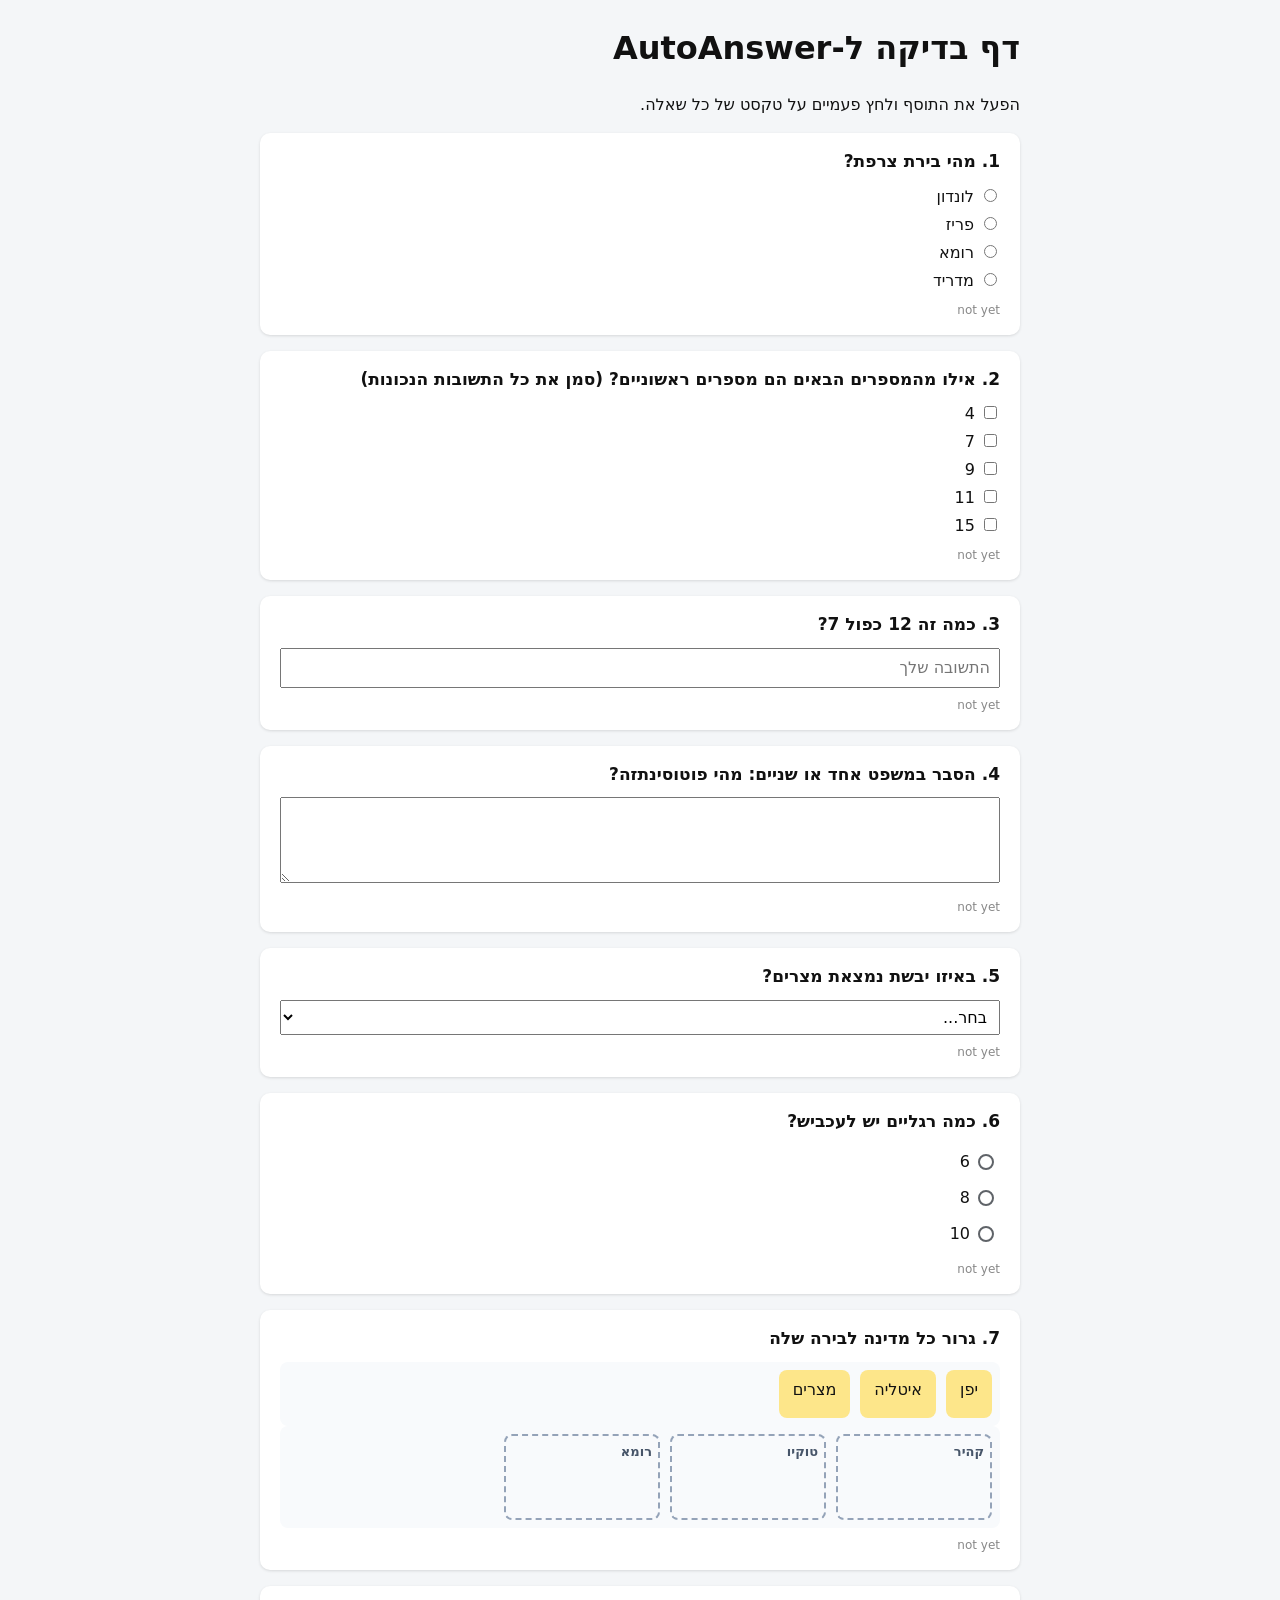
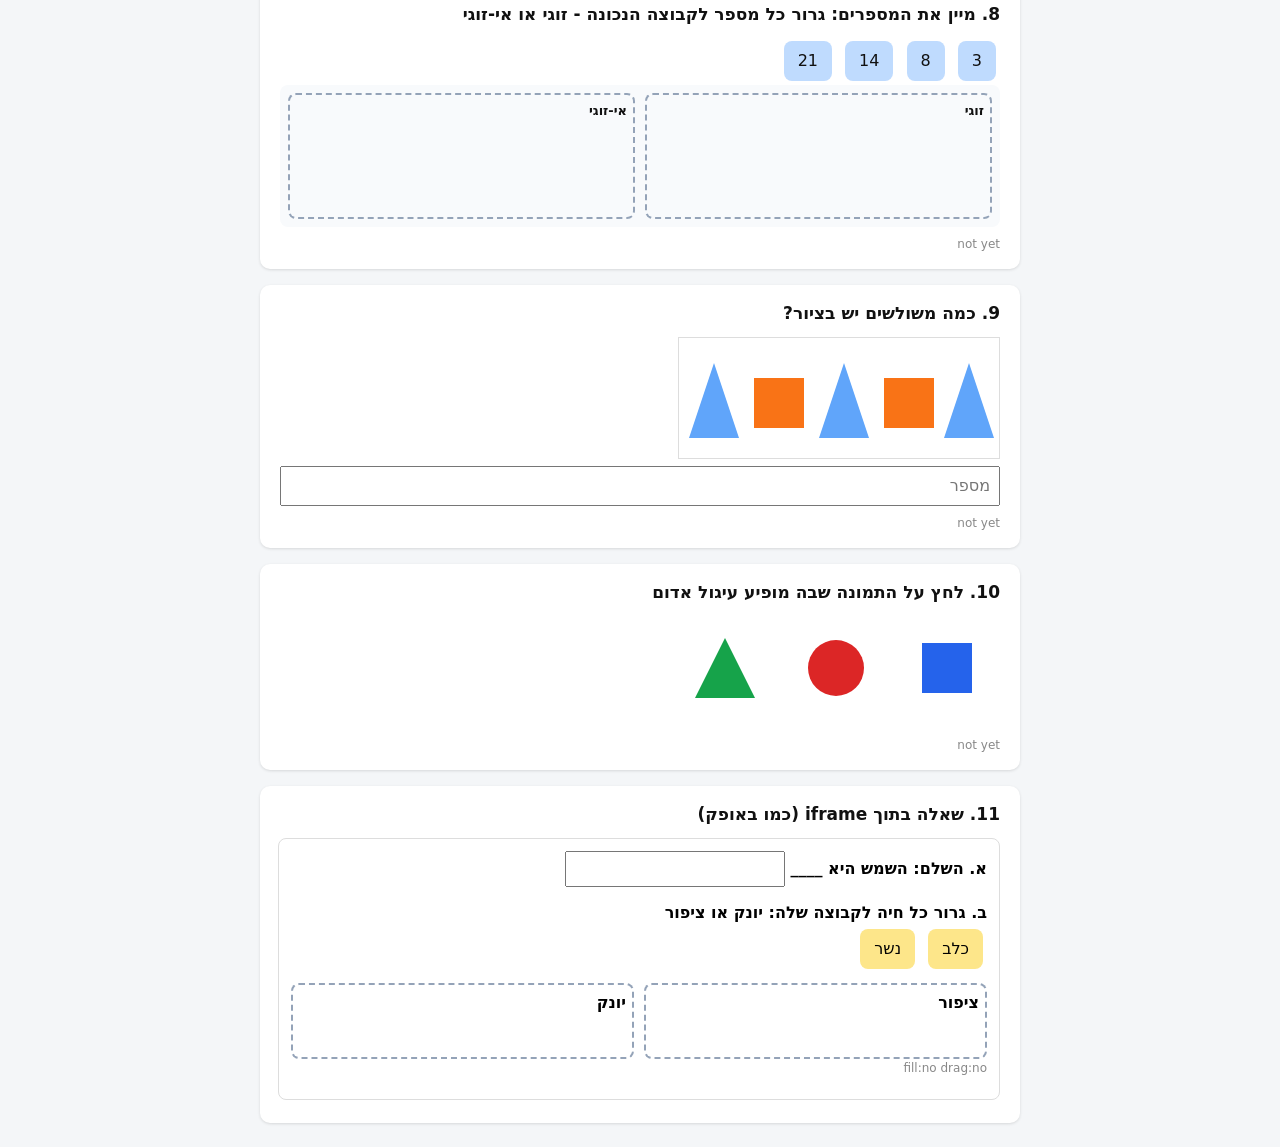
<file: test/index.html>
<!doctype html>
<html lang="he" dir="rtl">
<head>
<meta charset="utf-8">
<meta name="viewport" content="width=device-width, initial-scale=1">
<title>AutoAnswer - דף בדיקה</title>
<style>
  body { font: 16px/1.5 system-ui, Arial, sans-serif; max-width: 760px; margin: 24px auto; padding: 0 16px; background: #f4f6f8; color: #111; }
  .q { background: #fff; border-radius: 10px; padding: 16px 20px; margin: 16px 0; box-shadow: 0 1px 3px rgba(0,0,0,.12); }
  .q h3 { margin: 0 0 10px; font-size: 17px; }
  .result { font-size: 12px; color: #888; margin-top: 8px; }
  .result.pass { color: #16a34a; font-weight: 700; }
  label { display: block; margin: 4px 0; cursor: pointer; }
  input[type=text], textarea, select { font: inherit; padding: 6px 8px; width: 100%; box-sizing: border-box; }
  .gf-opt { display: flex; gap: 8px; align-items: center; padding: 6px; cursor: pointer; border-radius: 6px; }
  .gf-opt .dot { width: 16px; height: 16px; border: 2px solid #5f6368; border-radius: 50%; box-sizing: border-box; }
  .gf-opt[aria-checked=true] .dot { border: 5px solid #673ab7; }
  .bank, .zones { display: flex; gap: 10px; flex-wrap: wrap; min-height: 48px; padding: 8px; background: #f8fafc; border-radius: 8px; }
  .chip { padding: 8px 14px; background: #fde68a; border-radius: 8px; cursor: grab; user-select: none; }
  .drop-zone { min-width: 140px; min-height: 70px; border: 2px dashed #94a3b8; border-radius: 8px; padding: 6px; }
  .drop-zone b { display: block; font-size: 13px; color: #475569; }
  .bucket { flex: 1; min-height: 110px; border: 2px dashed #94a3b8; border-radius: 8px; padding: 6px; }
  .bucket b { display: block; font-size: 13px; }
  .m-chip { display: inline-block; padding: 8px 14px; background: #bfdbfe; border-radius: 8px; cursor: move; user-select: none; position: relative; margin: 4px; }
  .pic { display: inline-block; margin: 6px; border: 2px solid transparent; border-radius: 8px; cursor: pointer; }
  .pic.sel { border-color: #16a34a; }
</style>
</head>
<body>
<h1>דף בדיקה ל-AutoAnswer</h1>
<p>הפעל את התוסף ולחץ פעמיים על טקסט של כל שאלה.</p>

<div class="q" id="q1">
  <h3>1. מהי בירת צרפת?</h3>
  <label><input type="radio" name="q1" value="a"> לונדון</label>
  <label><input type="radio" name="q1" value="b"> פריז</label>
  <label><input type="radio" name="q1" value="c"> רומא</label>
  <label><input type="radio" name="q1" value="d"> מדריד</label>
  <div class="result"></div>
</div>

<div class="q" id="q2">
  <h3>2. אילו מהמספרים הבאים הם מספרים ראשוניים? (סמן את כל התשובות הנכונות)</h3>
  <label><input type="checkbox" value="4"> 4</label>
  <label><input type="checkbox" value="7"> 7</label>
  <label><input type="checkbox" value="9"> 9</label>
  <label><input type="checkbox" value="11"> 11</label>
  <label><input type="checkbox" value="15"> 15</label>
  <div class="result"></div>
</div>

<div class="q" id="q3">
  <h3>3. כמה זה 12 כפול 7?</h3>
  <input type="text" placeholder="התשובה שלך">
  <div class="result"></div>
</div>

<div class="q" id="q4">
  <h3>4. הסבר במשפט אחד או שניים: מהי פוטוסינתזה?</h3>
  <textarea rows="3"></textarea>
  <div class="result"></div>
</div>

<div class="q" id="q5">
  <h3>5. באיזו יבשת נמצאת מצרים?</h3>
  <select>
    <option value="">בחר...</option>
    <option value="asia">אסיה</option>
    <option value="africa">אפריקה</option>
    <option value="europe">אירופה</option>
    <option value="america">אמריקה</option>
  </select>
  <div class="result"></div>
</div>

<div class="q" id="q6" role="listitem">
  <div role="heading" aria-level="3"><h3>6. כמה רגליים יש לעכביש?</h3></div>
  <div role="radiogroup">
    <div class="gf-opt" role="radio" aria-checked="false" data-value="6" aria-label="6" tabindex="0"><span class="dot"></span><span>6</span></div>
    <div class="gf-opt" role="radio" aria-checked="false" data-value="8" aria-label="8" tabindex="0"><span class="dot"></span><span>8</span></div>
    <div class="gf-opt" role="radio" aria-checked="false" data-value="10" aria-label="10" tabindex="0"><span class="dot"></span><span>10</span></div>
  </div>
  <div class="result"></div>
</div>

<div class="q" id="q7">
  <h3>7. גרור כל מדינה לבירה שלה</h3>
  <div class="bank" id="bank7">
    <div class="chip" draggable="true" data-v="japan">יפן</div>
    <div class="chip" draggable="true" data-v="italy">איטליה</div>
    <div class="chip" draggable="true" data-v="egypt">מצרים</div>
  </div>
  <div class="zones">
    <div class="drop-zone" data-v="egypt"><b>קהיר</b></div>
    <div class="drop-zone" data-v="japan"><b>טוקיו</b></div>
    <div class="drop-zone" data-v="italy"><b>רומא</b></div>
  </div>
  <div class="result"></div>
</div>

<div class="q" id="q8">
  <h3>8. מיין את המספרים: גרור כל מספר לקבוצה הנכונה - זוגי או אי-זוגי</h3>
  <div id="pool8">
    <span class="m-chip" data-n="3">3</span>
    <span class="m-chip" data-n="8">8</span>
    <span class="m-chip" data-n="14">14</span>
    <span class="m-chip" data-n="21">21</span>
  </div>
  <div class="zones">
    <div class="bucket" data-kind="even"><b>זוגי</b></div>
    <div class="bucket" data-kind="odd"><b>אי-זוגי</b></div>
  </div>
  <div class="result"></div>
</div>

<div class="q" id="q9">
  <h3>9. כמה משולשים יש בציור?</h3>
  <canvas id="cv9" width="320" height="120" style="background:#fff;border:1px solid #ddd"></canvas>
  <input type="text" placeholder="מספר">
  <div class="result"></div>
</div>

<div class="q" id="q10">
  <h3>10. לחץ על התמונה שבה מופיע עיגול אדום</h3>
  <canvas class="pic" data-ok="0" width="90" height="90"></canvas>
  <canvas class="pic" data-ok="1" width="90" height="90"></canvas>
  <canvas class="pic" data-ok="0" width="90" height="90"></canvas>
  <div class="result"></div>
</div>

<div class="q" id="q11">
  <h3>11. שאלה בתוך iframe (כמו באופק)</h3>
  <iframe src="frame.html" style="width:100%;height:260px;border:1px solid #ddd;border-radius:8px;background:#fff"></iframe>
</div>

<script>
const $ = (s, r = document) => r.querySelector(s);
const $$ = (s, r = document) => [...r.querySelectorAll(s)];
function mark(id, ok, detail) {
  const r = $('#' + id + ' .result');
  r.textContent = (ok ? 'PASS' : 'not yet') + (detail ? ' - ' + detail : '');
  r.className = 'result' + (ok ? ' pass' : '');
  document.getElementById(id).dataset.pass = ok ? '1' : '0';
}
function check() {
  mark('q1', $('#q1 input:checked')?.value === 'b');
  mark('q2', $$('#q2 input:checked').map(i => i.value).join(',') === '7,11');
  mark('q3', $('#q3 input').value.trim().replace(/[^\d]/g, '') === '84', $('#q3 input').value);
  mark('q4', $('#q4 textarea').value.trim().length > 15, $('#q4 textarea').value.slice(0, 60));
  mark('q5', $('#q5 select').value === 'africa');
  mark('q6', $('#q6 [aria-checked=true]')?.dataset.value === '8');
  mark('q7', $$('#q7 .drop-zone').every(z => z.querySelector('.chip')?.dataset.v === z.dataset.v));
  mark('q8', $$('#q8 .bucket').every(b => {
    const ns = $$('.m-chip', b).map(c => +c.dataset.n);
    return ns.length === 2 && ns.every(n => (n % 2 === 0) === (b.dataset.kind === 'even'));
  }));
  mark('q9', $('#q9 input').value.replace(/[^\d]/g, '') === '3', $('#q9 input').value);
  mark('q10', $('#q10 .pic.sel')?.dataset.ok === '1');
}
document.addEventListener('input', check);
document.addEventListener('change', check);
document.addEventListener('click', () => setTimeout(check, 50));

// q6: ARIA radios (Google Forms style)
$$('#q6 [role=radio]').forEach(o => o.addEventListener('click', () => {
  $$('#q6 [role=radio]').forEach(x => x.setAttribute('aria-checked', 'false'));
  o.setAttribute('aria-checked', 'true'); check();
}));

// q7: HTML5 drag & drop
let dragged = null;
$$('#q7 .chip').forEach(c => c.addEventListener('dragstart', e => { dragged = c; e.dataTransfer.setData('text/plain', c.dataset.v); }));
$$('#q7 .drop-zone').forEach(z => {
  z.addEventListener('dragover', e => e.preventDefault());
  z.addEventListener('drop', e => {
    e.preventDefault();
    const v = e.dataTransfer.getData('text/plain');
    const chip = $(`#q7 .chip[data-v="${v}"]`) || dragged;
    if (chip) { const old = z.querySelector('.chip'); if (old) $('#bank7').appendChild(old); z.appendChild(chip); }
    check();
  });
});

// q8: mouse-event drag (no HTML5 DnD, like jQuery UI / custom players)
let md = null;
$$('#q8 .m-chip').forEach(c => c.addEventListener('mousedown', e => {
  if (e.button !== 0) return;
  md = { c, x: e.clientX, y: e.clientY };
  e.preventDefault();
}));
document.addEventListener('mousemove', e => {
  if (!md) return;
  md.c.style.left = (e.clientX - md.x) + 'px'; md.c.style.top = (e.clientY - md.y) + 'px';
  md.c.style.pointerEvents = 'none';
});
document.addEventListener('mouseup', e => {
  if (!md) return;
  const c = md.c; md = null;
  c.style.left = c.style.top = ''; c.style.pointerEvents = '';
  const b = $$('#q8 .bucket').find(b => { const r = b.getBoundingClientRect(); return e.clientX >= r.left && e.clientX <= r.right && e.clientY >= r.top && e.clientY <= r.bottom; });
  if (b) b.appendChild(c);
  check();
});

// q9: canvas with 3 triangles + 2 squares
(() => {
  const g = $('#cv9').getContext('2d');
  const tri = (x) => { g.beginPath(); g.moveTo(x, 100); g.lineTo(x + 25, 25); g.lineTo(x + 50, 100); g.closePath(); g.fillStyle = '#60a5fa'; g.fill(); };
  const sq = (x) => { g.fillStyle = '#f97316'; g.fillRect(x, 40, 50, 50); };
  tri(10); sq(75); tri(140); sq(205); tri(265);
})();

// q10: picture choice
(() => {
  const pics = $$('#q10 .pic');
  const draw = [(g) => { g.fillStyle = '#2563eb'; g.fillRect(20, 20, 50, 50); },
                (g) => { g.fillStyle = '#dc2626'; g.beginPath(); g.arc(45, 45, 28, 0, 7); g.fill(); },
                (g) => { g.fillStyle = '#16a34a'; g.beginPath(); g.moveTo(45, 15); g.lineTo(75, 75); g.lineTo(15, 75); g.fill(); }];
  pics.forEach((p, i) => {
    const g = p.getContext('2d'); g.fillStyle = '#fff'; g.fillRect(0, 0, 90, 90); draw[i](g);
    p.addEventListener('click', () => { pics.forEach(x => x.classList.remove('sel')); p.classList.add('sel'); check(); });
  });
})();
check();
// ?mock -> run content.js with a rule-based fake AI (no extension needed)
if (location.search.includes('mock')) { const s = document.createElement('script'); s.src = 'mock-harness.js'; document.head.appendChild(s); }
</script>
</body>
</html>
</file>
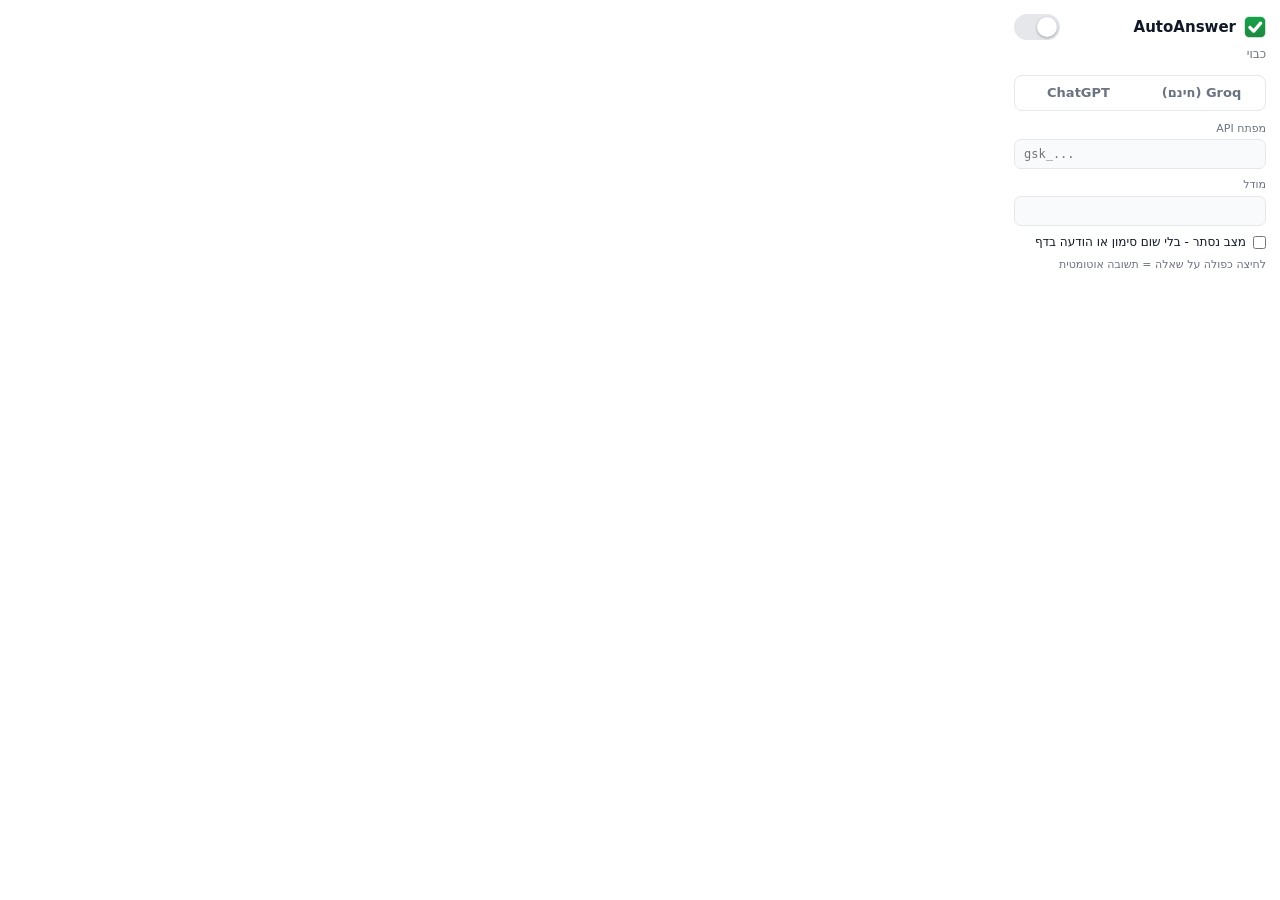
<file: popup/popup.html>
<!doctype html>
<html lang="he" dir="rtl">
<head>
  <meta charset="utf-8">
  <title>AutoAnswer</title>
  <link rel="stylesheet" href="popup.css">
</head>
<body>
  <header>
    <div class="brand"><img src="../icons/icon32.png" alt=""><span>AutoAnswer</span></div>
    <label class="switch" title="Alt+Shift+A">
      <input type="checkbox" id="enabled" aria-label="הפעלה">
      <span class="track"><span class="thumb"></span></span>
    </label>
  </header>
  <p class="status" id="status">כבוי</p>

  <div class="seg" role="radiogroup" aria-label="ספק AI">
    <button type="button" data-provider="groq" role="radio">Groq (חינם)</button>
    <button type="button" data-provider="openai" role="radio">ChatGPT</button>
  </div>

  <label class="field">
    <span>מפתח API</span>
    <input type="password" id="key" autocomplete="off" spellcheck="false" dir="ltr" placeholder="gsk_...">
  </label>
  <label class="field">
    <span>מודל</span>
    <input type="text" id="model" list="models" spellcheck="false" dir="ltr">
    <datalist id="models"></datalist>
  </label>
  <label class="row">
    <input type="checkbox" id="stealth">
    <span>מצב נסתר - בלי שום סימון או הודעה בדף</span>
  </label>
  <p class="hint" id="hint">לחיצה כפולה על שאלה = תשובה אוטומטית</p>

  <div class="last" id="last" hidden>
    <div class="last-head"><span>תשובה אחרונה</span><span id="lastTime"></span></div>
    <div id="lastText" dir="auto"></div>
  </div>

  <script src="popup.js"></script>
</body>
</html>
</file>
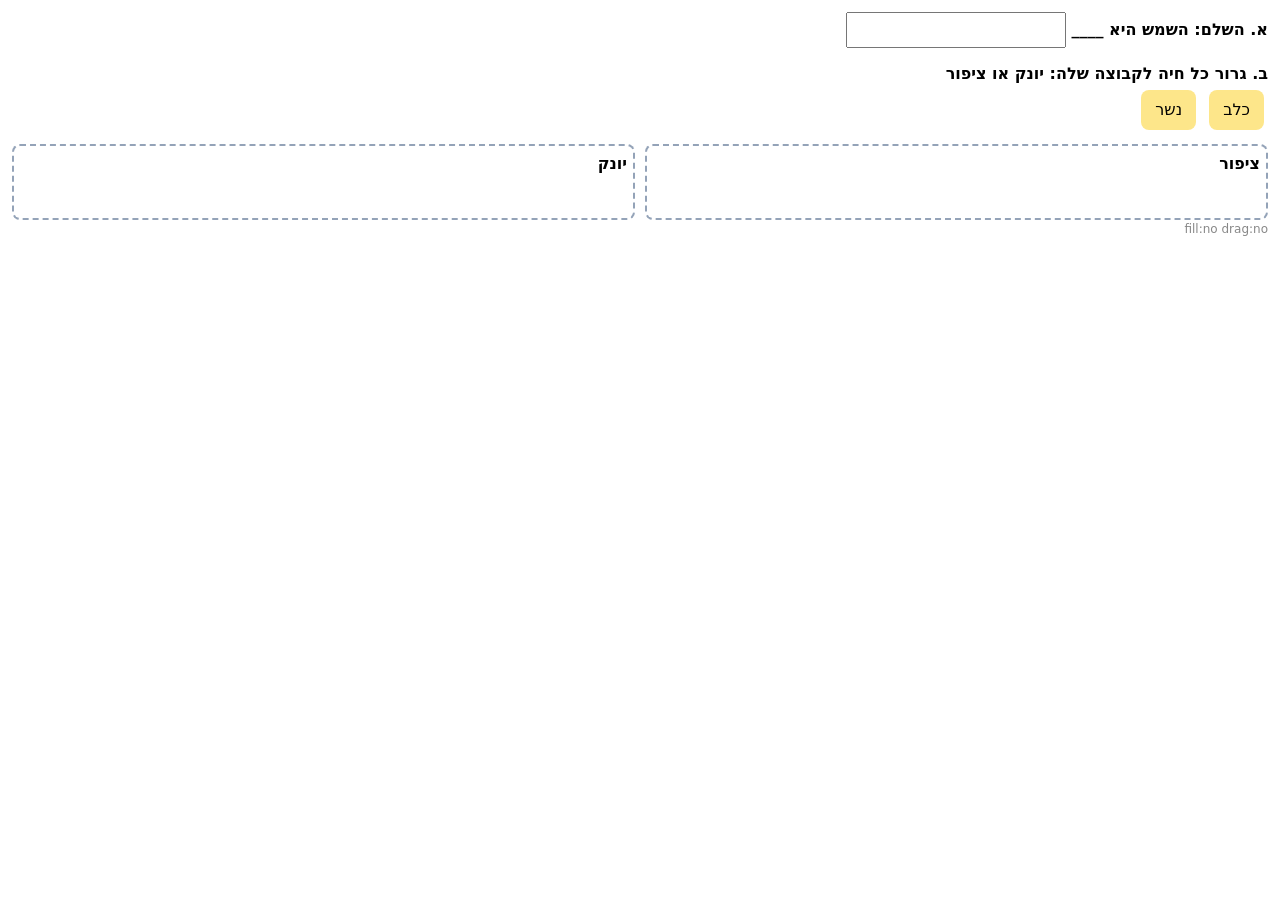
<file: test/frame.html>
<!doctype html>
<html lang="he" dir="rtl">
<head>
<meta charset="utf-8">
<style>
  body { font: 16px/1.5 system-ui, Arial, sans-serif; margin: 12px; }
  .zones { display: flex; gap: 10px; margin-top: 10px; }
  .chip { padding: 8px 14px; background: #fde68a; border-radius: 8px; cursor: grab; display: inline-block; margin: 4px; }
  .drop-zone { flex: 1; min-height: 60px; border: 2px dashed #94a3b8; border-radius: 8px; padding: 6px; }
  .result { font-size: 12px; color: #888; } .result.pass { color: #16a34a; font-weight: 700; }
</style>
</head>
<body>
  <div id="fq1">
    <b>א. השלם: השמש היא ____</b>
    <input type="text" id="sun" style="font:inherit;padding:4px 8px">
  </div>
  <div id="fq2" style="margin-top:14px">
    <b>ב. גרור כל חיה לקבוצה שלה: יונק או ציפור</b>
    <div>
      <span class="chip" draggable="true" data-v="mammal">כלב</span>
      <span class="chip" draggable="true" data-v="bird">נשר</span>
    </div>
    <div class="zones">
      <div class="drop-zone" data-v="bird"><b>ציפור</b></div>
      <div class="drop-zone" data-v="mammal"><b>יונק</b></div>
    </div>
  </div>
  <div class="result" id="res"></div>
<script>
  const zones = [...document.querySelectorAll('.drop-zone')];
  let dragged = null;
  document.querySelectorAll('.chip').forEach(c => c.addEventListener('dragstart', e => { dragged = c; e.dataTransfer.setData('text', c.dataset.v); }));
  zones.forEach(z => { z.addEventListener('dragover', e => e.preventDefault()); z.addEventListener('drop', e => { e.preventDefault(); if (dragged) z.appendChild(dragged); check(); }); });
  function check() {
    const a = /כוכב/.test(document.getElementById('sun').value);
    const b = zones.every(z => z.querySelector('.chip')?.dataset.v === z.dataset.v);
    const r = document.getElementById('res');
    r.textContent = `fill:${a ? 'PASS' : 'no'} drag:${b ? 'PASS' : 'no'}`;
    r.className = 'result' + (a && b ? ' pass' : '');
    document.body.dataset.pass = (a ? 'A' : '') + (b ? 'B' : '');
  }
  document.addEventListener('input', check);
  check();
</script>
</body>
</html>
</file>
<file: popup/popup.css>
:root {
  --bg: #ffffff;
  --fg: #111827;
  --muted: #6b7280;
  --line: #e5e7eb;
  --field: #f9fafb;
  --on: #16a34a;
  --accent: #111827;
}
@media (prefers-color-scheme: dark) {
  :root {
    --bg: #111827;
    --fg: #f3f4f6;
    --muted: #9ca3af;
    --line: #374151;
    --field: #1f2937;
    --accent: #f3f4f6;
  }
}
* { box-sizing: border-box; }
body {
  margin: 0;
  width: 280px;
  padding: 14px;
  background: var(--bg);
  color: var(--fg);
  font: 13px/1.4 system-ui, -apple-system, "Segoe UI", Arial, sans-serif;
}
header { display: flex; align-items: center; justify-content: space-between; }
.brand { display: flex; align-items: center; gap: 8px; font-weight: 700; font-size: 15px; }
.brand img { width: 22px; height: 22px; }

.switch { position: relative; cursor: pointer; }
.switch input { position: absolute; opacity: 0; width: 0; height: 0; }
.track { display: block; width: 46px; height: 26px; border-radius: 13px; background: var(--line); transition: background .2s; position: relative; }
.thumb { position: absolute; top: 3px; right: 3px; width: 20px; height: 20px; border-radius: 50%; background: #fff; box-shadow: 0 1px 3px rgba(0,0,0,.3); transition: right .2s; }
.switch input:checked + .track { background: var(--on); }
.switch input:checked + .track .thumb { right: 23px; }
.switch input:focus-visible + .track { outline: 2px solid var(--on); outline-offset: 2px; }

.status { margin: 6px 0 12px; color: var(--muted); font-size: 12px; }
.status.on { color: var(--on); font-weight: 600; }

.seg { display: grid; grid-template-columns: 1fr 1fr; border: 1px solid var(--line); border-radius: 8px; padding: 2px; margin-bottom: 10px; }
.seg button { border: 0; background: transparent; color: var(--muted); padding: 6px 0; border-radius: 6px; font: inherit; font-weight: 600; cursor: pointer; }
.seg button[aria-checked="true"] { background: var(--accent); color: var(--bg); }

.field { display: block; margin-bottom: 8px; }
.field span { display: block; font-size: 11px; color: var(--muted); margin-bottom: 3px; }
.field input { width: 100%; padding: 7px 9px; border: 1px solid var(--line); border-radius: 7px; background: var(--field); color: var(--fg); font: 12px ui-monospace, Consolas, monospace; }
.field input:focus { outline: 2px solid var(--on); outline-offset: -1px; border-color: transparent; }

.hint { margin: 4px 0 0; font-size: 11px; color: var(--muted); }
.hint.err { color: #dc2626; }
.hint.ok { color: var(--on); }

.row { display: flex; align-items: center; gap: 7px; margin: 4px 0 6px; font-size: 12px; cursor: pointer; }
.row input { accent-color: var(--on); margin: 0; }

.last { margin-top: 10px; padding: 8px 10px; border: 1px solid var(--line); border-radius: 8px; background: var(--field); font-size: 12px; white-space: pre-wrap; word-break: break-word; max-height: 140px; overflow: auto; }
.last-head { display: flex; justify-content: space-between; color: var(--muted); font-size: 11px; margin-bottom: 3px; }
.last.ok #lastText { color: var(--on); }
.last.err #lastText { color: #dc2626; }
</file>
